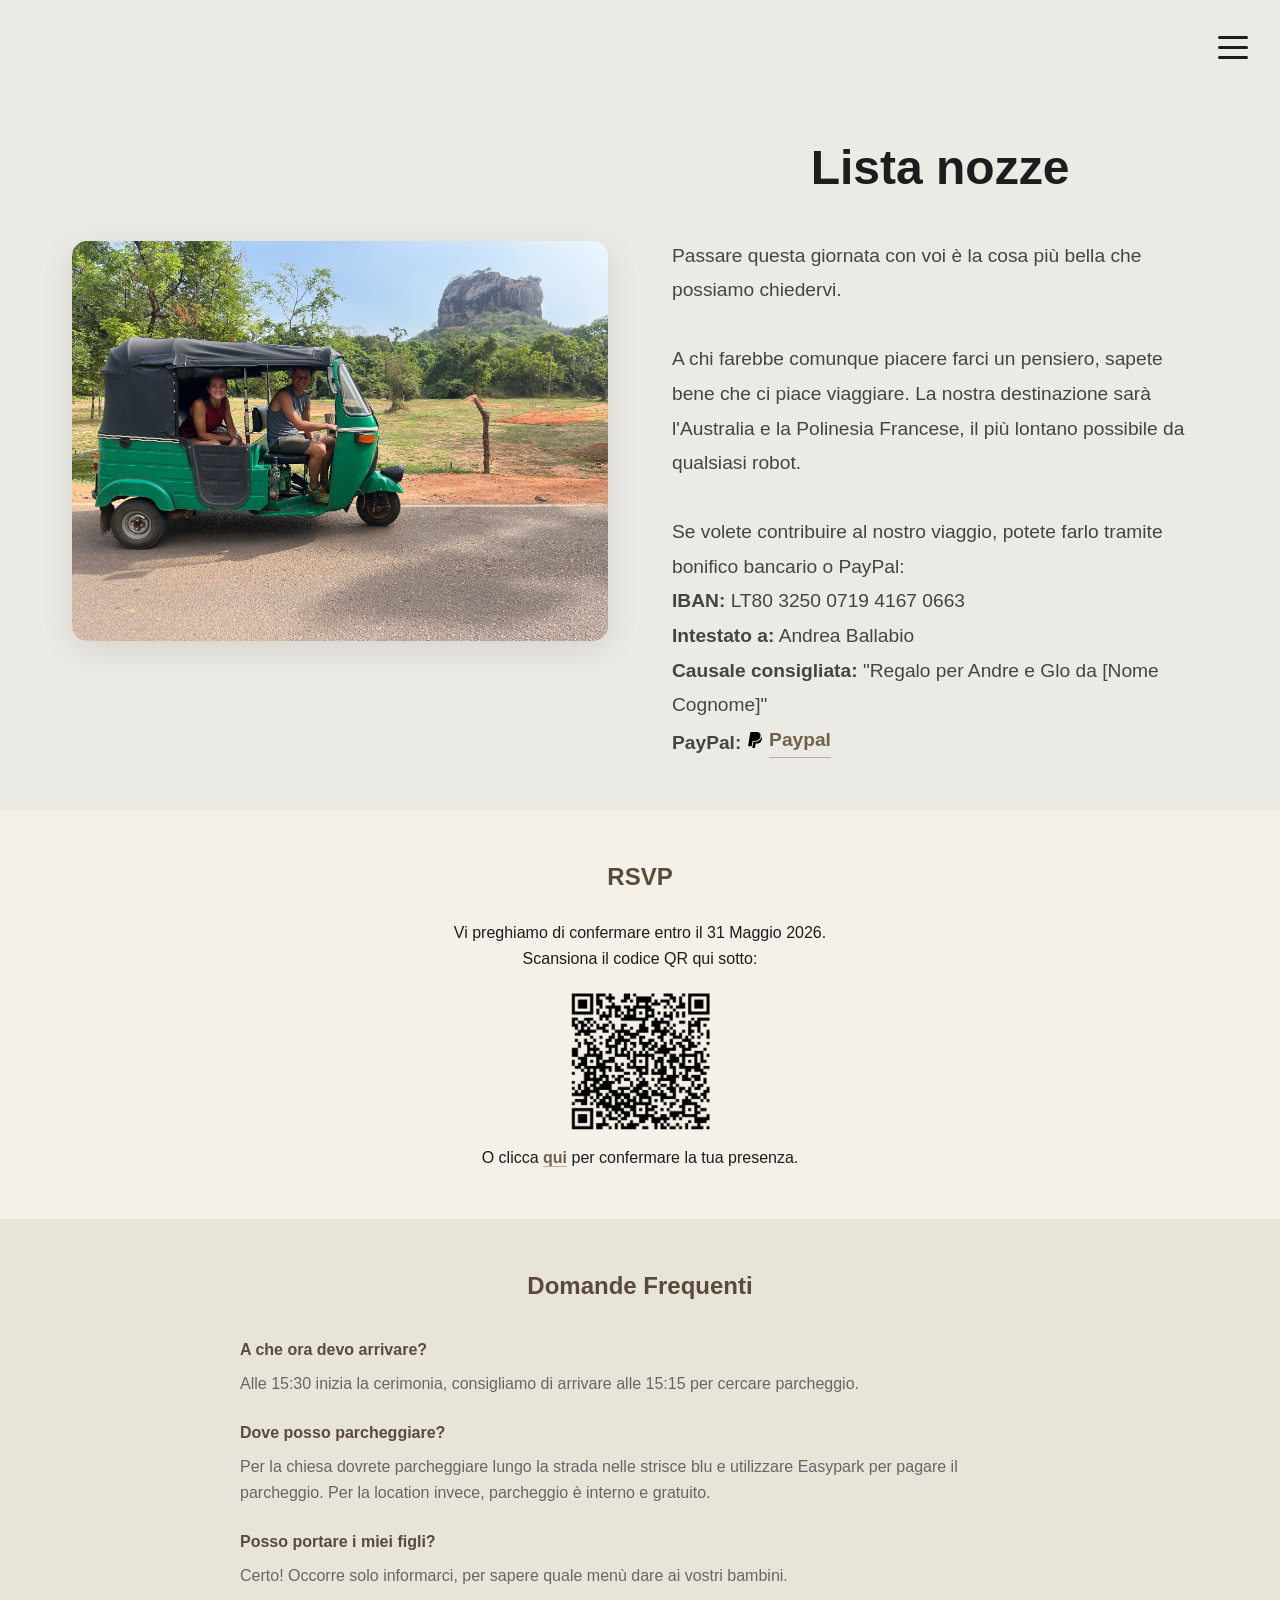
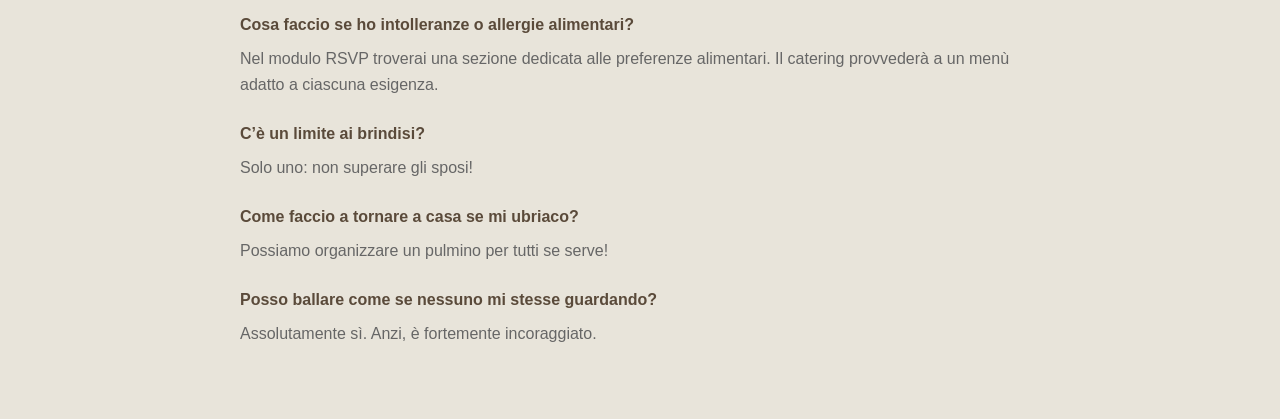
<file: lista-nozze.html>
<!DOCTYPE html>
<html lang="it">

<head>
    <meta charset="UTF-8" />
    <meta name="viewport" content="width=device-width, initial-scale=1.0" />
    <title>Lista Nozze - Glo e Andre si sposano</title>
    <link rel="stylesheet" href="css/style.css" />
    <style>
        .page-content {
            padding-bottom: 0;
        }

        .content-text h1,
        .content-text .details p {
            font-family: 'Yu Gothic Light', sans-serif;
        }

        .content-text h1 {
            text-align: center;
        }

        .new-section {
            background-color: #f5f0e8;
            padding: 3rem 2rem;
            width: 100%;
            display: block;
            clear: both;
        }

        .new-section h2 {
            font-family: 'Yu Gothic Light', sans-serif;
            text-align: center;
            margin-bottom: 1.5rem;
            color: #5a4a3a;
        }

        .new-section p {
            font-family: 'Yu Gothic Light', sans-serif;
            text-align: center;
            max-width: 600px;
            margin: 0 auto;
            line-height: 1.6;
        }

        .faq-section {
            background-color: #e8e4da;
            padding: 3rem 2rem;
            width: 100%;
        }

        .faq-section h2 {
            font-family: 'Yu Gothic Light', sans-serif;
            text-align: center;
            margin-bottom: 2rem;
            color: #5a4a3a;
        }

        .faq-container {
            max-width: 800px;
            margin: 0 auto;
        }

        .faq-item {
            margin-bottom: 1.5rem;
            font-family: 'Yu Gothic Light', sans-serif;
        }

        .faq-question {
            font-weight: bold;
            margin-bottom: 0.5rem;
            color: #5a4a3a;
        }

        .faq-answer {
            line-height: 1.6;
            color: #666;
        }

        .styled-inline-link,
        .styled-inline-link:visited,
        .styled-inline-link:active {
            color: #6f614c;
            font-weight: 700;
            text-decoration: none;
            border-bottom: 1px solid rgba(111, 97, 76, 0.45);
        }

        .styled-inline-link:hover,
        .styled-inline-link:focus-visible {
            color: #3f3427;
            border-bottom-color: currentColor;
        }

        .paypal-link-wrap {
            display: inline-flex;
            align-items: center;
            gap: 0.4rem;
        }

        .paypal-icon {
            width: 16px;
            height: 16px;
            object-fit: contain;
        }
    </style>
</head>

<body class="secondary-page">

    <!-- Hamburger Menu -->
    <div class="hamburger-menu" id="hamburger">
        <span></span>
        <span></span>
        <span></span>
    </div>

    <!-- Menu Navigazione -->
    <nav class="page-nav" id="pageNav">
        <a href="index.html" class="nav-link">Home</a>
        <a href="programma.html" class="nav-link">Programma</a>
        <a href="lista-nozze.html" class="nav-link">Lista nozze - FAQ</a>
    </nav>

    <main class="page-content">
        <div class="content-row">
            <div class="content-image">
                <img src="assets/IMG_7509.JPG" alt="Lista Nozze" />
            </div>
            <div class="content-text">
                <h1>Lista nozze</h1>
                <div class="details">
                    <p>Passare questa giornata con voi è la cosa più bella che possiamo chiedervi.<br><br>
                        A chi farebbe comunque piacere farci un pensiero, sapete bene che ci piace viaggiare.
                        La nostra destinazione sarà l'Australia e la Polinesia Francese, il più lontano possibile da
                        qualsiasi robot.
                        <br><br>Se volete contribuire al nostro viaggio, potete farlo tramite bonifico bancario o
                        PayPal:<br>
                    </p>
                    <p>
                        <strong>IBAN:</strong> LT80 3250 0719 4167 0663
                    </p>
                    <p>
                        <strong>Intestato a:</strong> Andrea Ballabio
                    </p>
                    <p>
                        <strong>Causale consigliata:</strong> "Regalo per Andre e Glo da [Nome Cognome]"
                    </p>
                    <p>
                        <strong>PayPal:</strong> <span class="paypal-link-wrap"><img src="assets/paypal.png" alt="PayPal" class="paypal-icon"><a href="https://www.paypal.me/gloriafarinella?locale.x=it_IT" target="_blank" rel="noopener noreferrer" class="styled-inline-link">Paypal</a></span>
                    </p>
                </div>
            </div>
        </div>
    </main>

    <!-- Sezione Aggiuntiva -->
    <section class="new-section">
        <h2>RSVP</h2>
        <p>
            Vi preghiamo di confermare entro il 31 Maggio 2026.
        </p>
        <p>
            Scansiona il codice QR qui sotto:
        </p>
        <div style="text-align: center; margin-top: 1rem;">
            <img src="assets/qr.png" alt="QR Code RSVP" style="width: 150px; height: 150px;">
        </div>
        <p>
            O clicca <a class="styled-inline-link"
                href="https://forms.cloud.microsoft/Pages/ResponsePage.aspx?id=DQSIkWdsW0yxEjajBLZtrQAAAAAAAAAAAAZ__qW3WSpUMUROTkVKR0hIWUU1V0JBM0g5V1c2VVYzMy4u">qui</a>
            per confermare la tua presenza.
        </p>
    </section>

    <!-- Sezione Domande e Risposte -->
    <section class="faq-section">
        <h2>Domande Frequenti</h2>
        <div class="faq-container">
            <div class="faq-item">
                <p class="faq-question">A che ora devo arrivare?</p>
                <p class="faq-answer">Alle 15:30 inizia la cerimonia, consigliamo di arrivare alle 15:15 per cercare
                    parcheggio.</p>
            </div>
            <div class="faq-item">
                <p class="faq-question">Dove posso parcheggiare?</p>
                <p class="faq-answer">Per la chiesa dovrete parcheggiare lungo la strada nelle strisce blu e utilizzare
                    Easypark per pagare il parcheggio.
                    Per la location invece, parcheggio è interno e gratuito.</p>
            </div>
            <div class="faq-item">
                <p class="faq-question">Posso portare i miei figli?</p>
                <p class="faq-answer">Certo! Occorre solo informarci, per sapere quale menù dare ai vostri bambini.</p>
            </div>
            <div class="faq-item">
                <p class="faq-question">Cosa faccio se ho intolleranze o allergie alimentari?</p>
                <p class="faq-answer">Nel modulo RSVP troverai una sezione dedicata alle preferenze alimentari.
                    Il catering provvederà a un menù adatto a ciascuna esigenza.</p>
            </div>
            <div class="faq-item">
                <p class="faq-question">C’è un limite ai brindisi?</p>
                <p class="faq-answer">Solo uno: non superare gli sposi!</p>
            </div>

            <div class="faq-item">
                <p class="faq-question">Come faccio a tornare a casa se mi ubriaco?</p>
                <p class="faq-answer">Possiamo organizzare un pulmino per tutti se serve! </p>
            </div>

            <div class="faq-item">
                <p class="faq-question">Posso ballare come se nessuno mi stesse guardando?</p>
                <p class="faq-answer">Assolutamente sì.
                    Anzi, è fortemente incoraggiato.</p>
            </div>
            <div class="faq-item">
                <p class="faq-question"></p>
                <p class="faq-answer"></p>
            </div>
            <div class="faq-item">
                <p class="faq-question"></p>
                <p class="faq-answer"></p>
            </div>
            <div class="faq-item">
                <p class="faq-question"></p>
                <p class="faq-answer"></p>
            </div>
            <div class="faq-item">
                <p class="faq-question"></p>
                <p class="faq-answer"></p>
            </div>
            <div class="faq-item">
                <p class="faq-question"></p>
                <p class="faq-answer"></p>
            </div>
            <div class="faq-item">
                <p class="faq-question"></p>
                <p class="faq-answer"></p>
            </div>

        </div>
    </section>

    <script src="js/main.js"></script>

    <!-- Overlay per transizioni pagina -->
    <div class="page-transition-overlay" id="pageTransitionOverlay"></div>
</body>

</html>
</file>
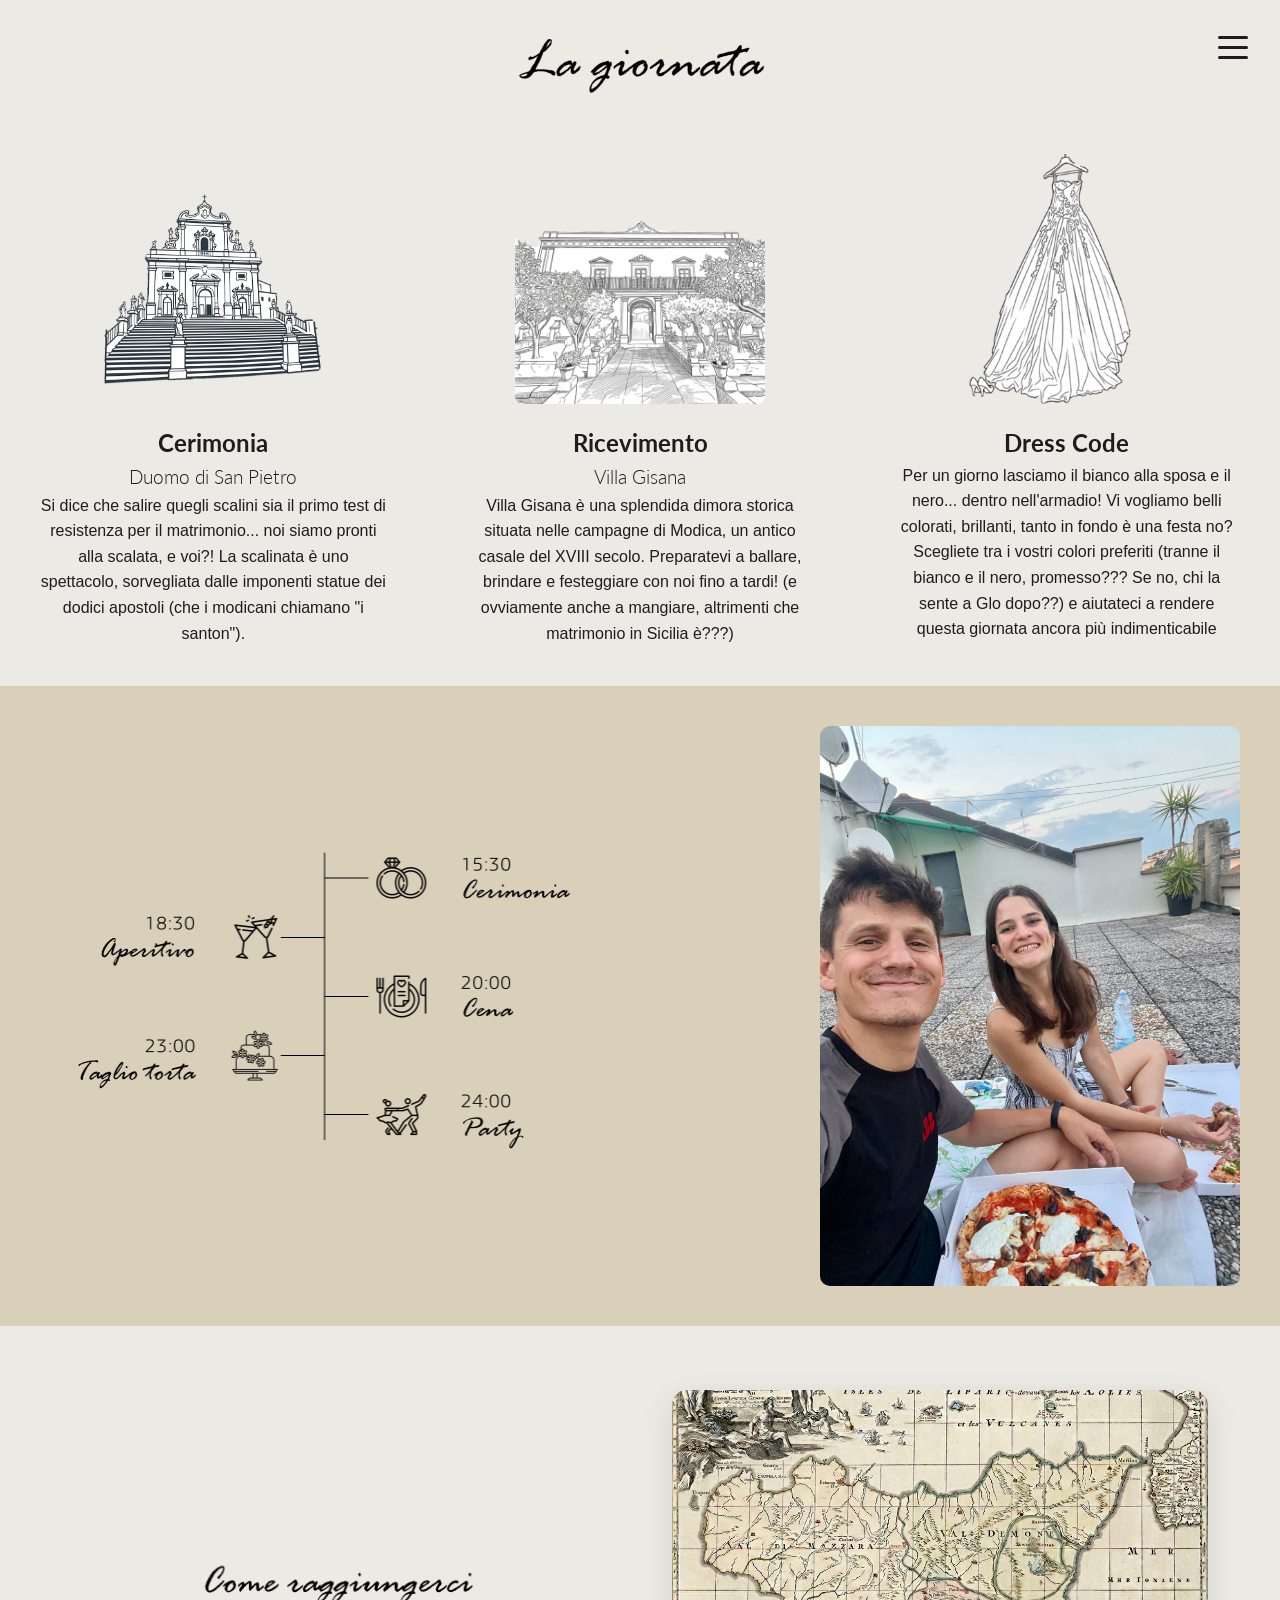
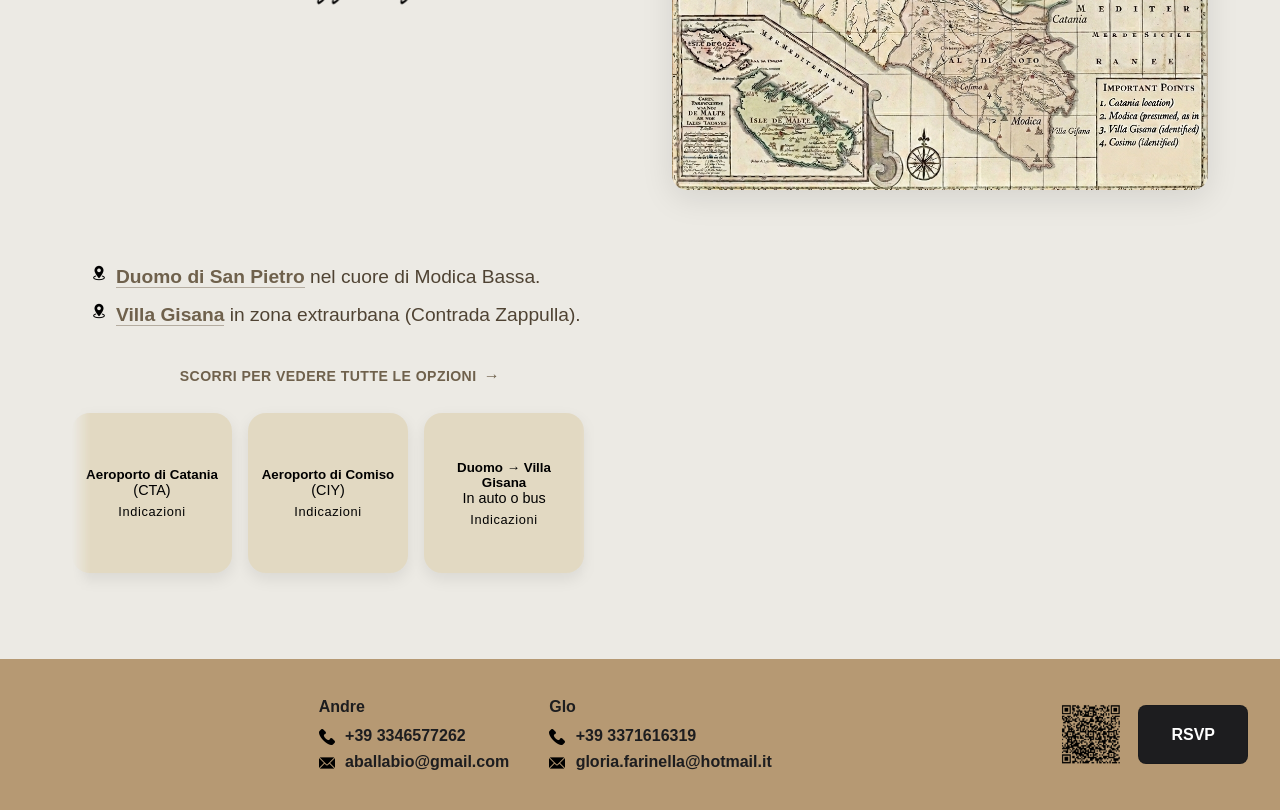
<file: programma.html>
<!DOCTYPE html>
<html lang="it">

<head>
  <meta charset="UTF-8" />
  <meta name="viewport" content="width=device-width, initial-scale=1.0" />
  <title>Programma - Glo e Andre si sposano</title>
  <link rel="preconnect" href="https://fonts.googleapis.com" />
  <link rel="preconnect" href="https://fonts.gstatic.com" crossorigin />
  <link href="https://fonts.googleapis.com/css2?family=Lato:wght@300;400;700&display=swap" rel="stylesheet" />
  <link rel="stylesheet" href="css/style.css" />
  <style>
    /* Stili per i bottoni travel */
    .travel-options {
      max-width: 900px;
      margin: 2rem auto 0;
      width: 100%;
      min-width: 0;
      overflow: hidden;
      position: relative;
    }

    .travel-scroll-hint {
      display: flex;
      align-items: center;
      justify-content: center;
      gap: 0.45rem;
      margin: 0 0 0.75rem;
      font-size: 0.88rem;
      font-weight: 700;
      letter-spacing: 0.03em;
      color: #6f614c;
      text-transform: uppercase;
    }

    .travel-scroll-hint::after {
      content: '→';
      font-size: 1rem;
    }

    .travel-carousel {
      width: 100%;
      max-width: 100%;
      min-width: 0;
      overflow-x: auto;
      overflow-y: hidden;
      -webkit-overflow-scrolling: touch;
      scroll-snap-type: x mandatory;
      padding: 0 12px 12px 0;
      cursor: grab;
      scrollbar-width: thin;
      scrollbar-color: #b69973 rgba(182, 153, 115, 0.18);
      mask-image: linear-gradient(to right, transparent 0, black 18px, black calc(100% - 28px), transparent 100%);
    }

    .travel-carousel::-webkit-scrollbar {
      height: 8px;
    }

    .travel-carousel::-webkit-scrollbar-track {
      background: rgba(182, 153, 115, 0.18);
      border-radius: 999px;
    }

    .travel-carousel::-webkit-scrollbar-thumb {
      background: #b69973;
      border-radius: 999px;
    }

    .travel-carousel:active {
      cursor: grabbing;
    }

    .travel-cards {
      display: flex;
      flex-wrap: nowrap;
      width: max-content;
      gap: 16px;
      padding: 10px 0;
      min-width: 0;
    }

    .content-text,
    .details {
      min-width: 0;
      max-width: 100%;
    }

    .travel-btn {
      width: 160px;
      height: 160px;
      flex-shrink: 0;
      background: #e2d9c2;
      border: 1px solid #ffffff00;
      border-radius: 18px;
      box-shadow: 0 6px 16px rgba(0, 0, 0, 0.08);
      display: flex;
      flex-direction: column;
      justify-content: center;
      align-items: center;
      text-align: center;
      cursor: pointer;
      padding: 10px;
      scroll-snap-align: start;
      transition: transform 0.2s ease;
    }

    .travel-btn:hover {
      transform: translateY(-3px);
    }

    .travel-card-title {
      font-weight: 700;
    }

    .travel-card-subtitle {
      font-size: 0.9rem;
    }

    .travel-card-cta {
      font-size: 0.8rem;
      margin-top: 6px;
      letter-spacing: 0.05em;
    }

    .travel-location-list {
      margin: 0 0 1rem 1.2rem;
      padding: 0;
    }

    .travel-location-list li {
      display: flex;
      align-items: flex-start;
      gap: 0.55rem;
      margin-bottom: 0.45rem;
      list-style: none;
    }

    .travel-location-icon {
      width: 16px;
      height: 16px;
      object-fit: contain;
      margin-top: 0.2rem;
      flex-shrink: 0;
    }

    .travel-location-text {
      color: #4f4333;
      line-height: 1.6;
    }

    .travel-location-link,
    .travel-location-link:visited,
    .travel-location-link:active {
      color: #6f614c;
      font-weight: 700;
      text-decoration: none;
      border-bottom: 1px solid rgba(111, 97, 76, 0.45);
    }

    .travel-location-link:hover,
    .travel-location-link:focus-visible {
      color: #3f3427;
      border-bottom-color: currentColor;
    }

    .travel-title-wrap {
      display: flex;
      justify-content: center;
      margin-bottom: 0.35rem;
    }

    .travel-title-image {
      width: min(320px, 90%);
      height: auto;
      display: block;
    }

    .content-text,
    .details,
    .travel-btn,
    .popup-content,
    .transport-option,
    .transport-option p,
    .transport-option h4 {
      font-family: 'Yu Gothic Light', sans-serif;
    }

    /* Stili per i popup */
    .travel-popup {
      display: none;
      position: fixed;
      top: 0;
      left: 0;
      width: 100%;
      height: 100%;
      background: rgba(0, 0, 0, 0.8);
      z-index: 1000;
      align-items: center;
      justify-content: center;
      padding: 20px;
    }

    .travel-popup.show {
      display: flex;
      animation: fadeIn 0.3s ease;
    }

    .popup-content {
      background: #fff;
      border-radius: 12px;
      padding: 2rem;
      max-width: 600px;
      width: 100%;
      max-height: 90vh;
      overflow-y: auto;
      position: relative;
      box-shadow: 0 10px 30px rgba(0, 0, 0, 0.3);
      animation: slideIn 0.3s ease;
    }

    .close-btn {
      position: absolute;
      top: 15px;
      right: 20px;
      background: none;
      border: none;
      font-size: 2rem;
      cursor: pointer;
      color: #666;
      transition: color 0.2s ease;
    }

    .close-btn:hover {
      color: #000;
    }

    .popup-content h3 {
      margin-bottom: 1.5rem;
      color: #333;
      border-bottom: 2px solid #000;
      padding-bottom: 0.5rem;
    }

    .transport-option {
      margin: 1.5rem 0;
      padding: 1rem;
      background: #f9f9f9;
      border-radius: 8px;
    }

    .transport-option h4 {
      margin-bottom: 0.8rem;
      color: #333;
    }

    .transport-option p {
      line-height: 1.6;
      color: #666;
    }

    .secret-popup-content {
      max-width: 520px;
      padding: 0.9rem;
      background: #fffaf2;
    }

    .secret-popup-image {
      width: 100%;
      height: auto;
      display: block;
      border-radius: 8px;
    }

    @keyframes fadeIn {
      from {
        opacity: 0;
      }

      to {
        opacity: 1;
      }
    }

    @keyframes slideIn {
      from {
        opacity: 0;
        transform: translateY(-20px);
      }

      to {
        opacity: 1;
        transform: translateY(0);
      }
    }

    @media (max-width: 1024px) {
      .content-row {
        grid-template-columns: 1fr !important;
        gap: 2rem !important;
      }

      .content-text,
      .details,
      .travel-options {
        width: 100%;
        max-width: 100%;
      }
    }

    @media (max-width: 768px) {
      .travel-title-image {
        width: min(260px, 85vw);
      }

      .travel-scroll-hint {
        font-size: 0.8rem;
      }

      .popup-content {
        padding: 1.5rem;
        margin: 10px;
      }
    }
  </style>
</head>

<body class="secondary-page">

  <!-- Hamburger Menu -->
  <div class="hamburger-menu" id="hamburger">
    <span></span>
    <span></span>
    <span></span>
  </div>

  <!-- Menu Navigazione -->
  <nav class="page-nav" id="pageNav">
    <a href="index.html" class="nav-link">Home</a>
    <a href="programma.html" class="nav-link">Programma</a>
    <a href="lista-nozze.html" class="nav-link">Lista nozze - FAQ</a>
  </nav>


  <main class="program-main">

    <div class="program-title-wrap">
      <img src="assets/title.png" alt="La giornata" class="program-title-image" />
    </div>

    <section class="page-content program-page-content">

      <!-- Sezione Cerimonia -->
      <section class="program-section" style="margin: 40px;">
        <div class="program-item" style="text-align: center;">
          <div class="program-image" style="display: flex; justify-content: center; margin-bottom: 20px;">
            <img src="assets/sanpietro.png" alt="Cerimonia" class="section-icon"
              style="width: 250px; height: 250px; object-fit: cover; border-radius: 8px;">
          </div>
          <div class="program-content" style="max-width: 400px; margin: 0 auto;">
            <h2 style="font-family: 'Lato', sans-serif; font-weight: 700;">Cerimonia</h2>
            <h3 style="font-family: 'Lato', sans-serif; font-weight: 300;">Duomo di San Pietro</h3>
            <p style="font-family: 'Yu Gothic Light', sans-serif;">Si dice che salire quegli scalini sia il primo test
              di resistenza per il matrimonio... noi siamo pronti
              alla scalata, e voi?! La scalinata è uno spettacolo, sorvegliata dalle imponenti statue dei dodici
              apostoli (che i modicani chiamano "i santon").</p>
          </div>
        </div>
      </section>

      <!-- Sezione Post Cerimonia -->
      <section class="program-section" style="margin: 40px;">
        <div class="program-item" style="text-align: center;">
          <div class="program-image" style="display: flex; justify-content: center; margin-bottom: 20px;">
            <img src="assets/gisana.png" alt="Post Cerimonia" class="section-icon"
              style="width: 250px; height: 250px; object-fit: cover; border-radius: 8px;">
          </div>
          <div class="program-content" style="max-width: 400px; margin: 0 auto;">
            <h2 style="font-family: 'Lato', sans-serif; font-weight: 700;">Ricevimento</h2>
            <h3 style="font-family: 'Lato', sans-serif; font-weight: 300;">Villa Gisana</h3>
            <p style="font-family: 'Yu Gothic Light', sans-serif;">Villa Gisana è una splendida dimora storica situata
              nelle campagne di Modica, un antico casale del XVIII
              secolo. Preparatevi a ballare, brindare e festeggiare con noi fino a tardi! (e ovviamente anche a
              mangiare, altrimenti che matrimonio in Sicilia è???)</p>
          </div>
        </div>
      </section>


      <section class="program-section" style="margin: 40px;">
        <div class="program-item" style="text-align: center;">
          <div class="program-image" style="display: flex; justify-content: center; margin-bottom: 20px;">
            <img src="assets/dress.png" alt="Post Cerimonia" class="section-icon"
              id="dressCodeImage"
              style="width: 250px; height: 250px; object-fit: cover; border-radius: 8px;">
          </div>
          <div class="program-content" style="max-width: 400px; margin: 0 auto;">
            <h2 style="font-family: 'Lato', sans-serif; font-weight: 700;">Dress Code</h2>
            <p style="font-family: 'Yu Gothic Light', sans-serif;">Per un giorno lasciamo il bianco alla sposa e il
              nero... dentro nell'armadio! Vi vogliamo belli colorati, brillanti, tanto in fondo è una festa no?
              Scegliete tra i vostri colori preferiti (tranne il bianco e il nero, promesso??? Se no, chi la sente a Glo
              dopo??) e aiutateci a rendere questa giornata ancora più indimenticabile</p>
          </div>
        </div>
      </section>


    </section>

  </main>

  <!-- Sezione Gallery -->
  <section class="gallery-section" style="background-color: #dacfb9; padding: 40px 20px;">
    <div
      style="display: flex; justify-content: space-between; align-items: center; gap: 30px; max-width: 1200px; margin: 0 auto;">
      <img src="assets/timeline.png" alt="Timeline matrimonio"
        style="max-width: 48%; height: auto; border-radius: 10px;">
      <img src="assets/IMG_6473.jpg" alt="Foto matrimonio" style="max-width: 35%; height: auto; border-radius: 10px;">
    </div>
  </section>

  <!-- Sezione Come Arrivare -->
  <section style="background-color: #ECEAE4; padding: 2rem 0;">
    <div class="content-row">
      <div class="travel-title-wrap">
          <img src="assets/title_2.png" alt="Come raggiungerci" class="travel-title-image" />
        </div>
      <div class="content-image">
        <img src="assets/etna_voli_sicilia_catania.PNG" alt="Come arrivare" />
      </div>
      <div class="content-text">
        
        <div class="details">
          <ul class="travel-location-list">
            <li>
              <img src="assets/location.png" alt="" class="travel-location-icon">
              <span class="travel-location-text"><a href="https://maps.app.goo.gl/futfLjwH7rdB85Rr5" target="_blank" rel="noopener noreferrer" class="travel-location-link">Duomo di San Pietro</a>
              nel cuore di Modica Bassa.</span>
            </li>
            <li>
              <img src="assets/location.png" alt="" class="travel-location-icon">
              <span class="travel-location-text"><a href="https://maps.app.goo.gl/TBgtFQcqQ9b9nLo78" target="_blank" rel="noopener noreferrer" class="travel-location-link">Villa Gisana</a>
              in zona extraurbana (Contrada Zappulla).</span>
            </li>
          </ul>

          <div class="travel-options">
            <p class="travel-scroll-hint">Scorri per vedere tutte le opzioni</p>
            <div class="travel-carousel">
              <div class="travel-cards">
                <button class="travel-btn" data-popup="catania" type="button">
                  <span class="travel-card-title">Aeroporto di Catania</span>
                  <span class="travel-card-subtitle">(CTA)</span>
                  <span class="travel-card-cta">Indicazioni</span>
                </button>

                <button class="travel-btn" data-popup="comiso" type="button">
                  <span class="travel-card-title">Aeroporto di Comiso</span>
                  <span class="travel-card-subtitle">(CIY)</span>
                  <span class="travel-card-cta">Indicazioni</span>
                </button>

                <button class="travel-btn" data-popup="villa" type="button">
                  <span class="travel-card-title">Duomo → Villa Gisana</span>
                  <span class="travel-card-subtitle">In auto o bus</span>
                  <span class="travel-card-cta">Indicazioni</span>
                </button>
              </div>
            </div>
          </div>
        </div>
      </div>
    </div>
  </section>



  <!-- Popup per Catania -->
  <div class="travel-popup" id="popup-catania">
    <div class="popup-content">
      <button class="close-btn">&times;</button>
      <h3>Dall'Aeroporto di Catania (CTA)</h3>
      <div class="transport-option">
        <h4>🚌 In Autobus:</h4>
        <p>La compagnia <strong>Etna Trasporti</strong> effettua collegamenti diretti. La durata è di circa <strong>1h
            45m / 2h</strong>. Scendi alla fermata di Modica (solitamente al terminal di Via della Costituzione). Da lì,
          il Duomo è raggiungibile con una breve passeggiata o con un bus urbano verso il centro.</p>
      </div>
      <div class="transport-option">
        <h4>🚗 In Auto (Consigliato):</h4>
        <p>Prendi l'autostrada <strong>A18 (Catania-Siracusa-Gela)</strong> in direzione Siracusa/Gela. (Non
          preoccupatevi, le autostrade in Sicilia non si pagano!). Segui <strong>E45 fino a Modica</strong>. Una volta
          arrivato, il Duomo si trova sul <strong>Corso Umberto I</strong>.</p>
      </div>
    </div>
  </div>

  <!-- Popup per Comiso -->
  <div class="travel-popup" id="popup-comiso">
    <div class="popup-content">
      <button class="close-btn">&times;</button>
      <h3>Dall'Aeroporto di Comiso (CIY)</h3>
      <div class="transport-option">
        <h4>🚌 In Autobus:</h4>
        <p>Esistono navette e bus (compagnia <strong>AST</strong> o servizi navetta stagionali) che collegano
          l'aeroporto a Modica in circa <strong>45-60 minuti</strong>.</p>
      </div>
      <div class="transport-option">
        <h4>🚗 In Auto:</h4>
        <p>È il tragitto più veloce (circa <strong>35-40 minuti</strong>). Esci dall'aeroporto seguendo le indicazioni
          per la <strong>SP5</strong> e poi la <strong>SS115</strong> in direzione Modica.</p>
      </div>
    </div>
  </div>

  <!-- Popup per Villa -->
  <div class="travel-popup" id="popup-villa">
    <div class="popup-content">
      <button class="close-btn">&times;</button>
      <h3>Dal Duomo di San Pietro a Villa Gisana</h3>
      <p><strong>Villa Gisana dei Principi Grimaldi</strong> si trova in Contrada Zappulla, a circa <strong>7-8
          km</strong> dal centro storico di Modica.</p>
      <div class="transport-option">
        <h4>🚗 In Auto (Circa 15 minuti):</h4>
        <p>Dal Duomo di San Pietro, procedi lungo <strong>Corso Umberto I</strong> in direzione sud (uscendo da Modica
          Bassa verso il Polo Commerciale). Prosegui dritto immettendoti sulla <strong>SS115</strong>. Una volta
          superata la zona commerciale di Modica, segui le indicazioni per <strong>Contrada Zappulla</strong> o per la
          strada che porta verso Pozzallo/Marina di Modica.</p>
      </div>
      <div class="transport-option">
        <h4>🚌 In Bus:</h4>
        <p>Se scegli questa opzione, <strong>facci sapere</strong> così organizziamo un solo pullman per tutti! 🙂</p>
      </div>
    </div>
  </div>

  <!-- Popup segreto Dress Code -->
  <div class="travel-popup" id="popup-pepao">
    <div class="popup-content secret-popup-content">
      <button class="close-btn" aria-label="Chiudi popup">&times;</button>
      <img src="assets/pepano.jpeg" alt="Pepao" class="secret-popup-image">
    </div>
  </div>

  <!-- Popup segreto carousel -->
  <div class="travel-popup" id="popup-bedo">
    <div class="popup-content secret-popup-content">
      <button class="close-btn" aria-label="Chiudi popup">&times;</button>
      <img src="assets/bedo.jpeg" alt="Bedo" class="secret-popup-image">
    </div>
  </div>


  <nav class="page-navigation">
    <div class="contact-info">
      <div class="contact-card">
        <p><strong>Andre</strong></p>
                <p>
          <img src="assets/phone.png" alt="Telefono" style="width: 1em; vertical-align: middle; margin-right: 6px;">
          +39 3346577262
        </p>
        <p>
          <img src="assets/email.png" alt="Email" style="width: 1em; vertical-align: middle; margin-right: 6px;">
          aballabio@gmail.com
        </p>
      </div>
      <div class="contact-card">
        <p><strong>Glo</strong></p>
        <p>
          <img src="assets/phone.png" alt="Telefono" style="width: 1em; vertical-align: middle; margin-right: 6px;">
          +39 3371616319
        </p>
        <p>
          <img src="assets/email.png" alt="Email" style="width: 1em; vertical-align: middle; margin-right: 6px;">
          gloria.farinella@hotmail.it
        </p>
      </div>
    </div>
    <div class="rsvp-actions">
      <img src="assets/qr.png" alt="QR RSVP" class="rsvp-qr" />
      <a href="https://forms.cloud.microsoft/Pages/ResponsePage.aspx?id=DQSIkWdsW0yxEjajBLZtrQAAAAAAAAAAAAZ__qW3WSpUMUROTkVKR0hIWUU1V0JBM0g5V1c2VVYzMy4u" class="nav-link rsvp-btn">RSVP</a>
    </div>
  </nav>

  <script src="js/main.js"></script>
  <script>
    const travelButtons = document.querySelectorAll('.travel-btn');
    const travelPopups = document.querySelectorAll('.travel-popup');
    const closeButtons = document.querySelectorAll('.close-btn');
    const travelCarousel = document.querySelector('.travel-carousel');
    const dressCodeImage = document.getElementById('dressCodeImage');
    const pepaoPopup = document.getElementById('popup-pepao');
    const bedoPopup = document.getElementById('popup-bedo');

    let dressClickCount = 0;
    let dressClickTimer;
    let carouselLastScrollLeft = travelCarousel ? travelCarousel.scrollLeft : 0;
    let carouselLastDirection = null;
    let carouselPatternIndex = 0;
    let carouselPatternCycles = 0;
    let carouselPatternResetTimer;
    const carouselPattern = ['R', 'L', 'R', 'L'];

    travelButtons.forEach(btn => {
      btn.addEventListener('click', () => {
        const popupId = 'popup-' + btn.dataset.popup;
        const popup = document.getElementById(popupId);
        if (popup) {
          popup.classList.add('show');
        }
      });
    });

    closeButtons.forEach(btn => {
      btn.addEventListener('click', () => {
        const popup = btn.closest('.travel-popup');
        if (popup) {
          popup.classList.remove('show');
        }
      });
    });

    travelPopups.forEach(popup => {
      popup.addEventListener('click', (e) => {
        if (e.target === popup) {
          popup.classList.remove('show');
        }
      });
    });

    if (dressCodeImage && pepaoPopup) {
      dressCodeImage.addEventListener('click', () => {
        dressClickCount += 1;
        clearTimeout(dressClickTimer);

        if (dressClickCount === 3) {
          pepaoPopup.classList.add('show');
          dressClickCount = 0;
          return;
        }

        dressClickTimer = setTimeout(() => {
          dressClickCount = 0;
        }, 1100);
      });
    }

    if (travelCarousel && bedoPopup) {
      travelCarousel.addEventListener('scroll', () => {
        const currentScrollLeft = travelCarousel.scrollLeft;
        const delta = currentScrollLeft - carouselLastScrollLeft;
        carouselLastScrollLeft = currentScrollLeft;

        if (Math.abs(delta) < 12) {
          return;
        }

        const currentDirection = delta > 0 ? 'R' : 'L';
        if (currentDirection === carouselLastDirection) {
          return;
        }

        carouselLastDirection = currentDirection;
        clearTimeout(carouselPatternResetTimer);

        const expectedDirection = carouselPattern[carouselPatternIndex];
        if (currentDirection === expectedDirection) {
          carouselPatternIndex += 1;

          if (carouselPatternIndex === carouselPattern.length) {
            carouselPatternCycles += 1;
            carouselPatternIndex = 0;

            if (carouselPatternCycles === 2) {
              bedoPopup.classList.add('show');
              carouselPatternCycles = 0;
              carouselPatternIndex = 0;
              carouselLastDirection = null;
              return;
            }
          }
        } else {
          carouselPatternCycles = 0;
          carouselPatternIndex = currentDirection === carouselPattern[0] ? 1 : 0;
        }

        carouselPatternResetTimer = setTimeout(() => {
          carouselPatternCycles = 0;
          carouselPatternIndex = 0;
          carouselLastDirection = null;
        }, 1700);
      });
    }
  </script>

  <!-- Overlay per transizioni pagina -->

  <!-- Overlay per transizioni pagina -->
  <div class="page-transition-overlay" id="pageTransitionOverlay"></div>
</body>

</html>
</file>
<file: css/style.css>
/* Reset minimo */
* {
  box-sizing: border-box;
  margin: 0;
  padding: 0;
}

body {
  font-family: -apple-system, BlinkMacSystemFont, "Segoe UI", sans-serif;
  color: #1d1d1f;
  background: #000000;
  line-height: 1.6;
  overflow-x: hidden;
  transition: opacity 0.4s ease-in-out;
}

/* Effetti transizione pagina */
.page-transition-overlay {
  position: fixed;
  top: 0;
  left: 0;
  width: 100%;
  height: 100%;
  background: #ffffff;
  z-index: 9999;
  opacity: 0;
  pointer-events: none;
  transition: opacity 0.3s ease-in-out;
  display: flex;
  align-items: center;
  justify-content: center;
}

.page-transition-overlay.active {
  opacity: 1;
  pointer-events: all;
}

.page-transition-overlay.active {
  opacity: 1;
  pointer-events: all;
}

.page-transition-overlay::before {
  content: '';
  width: 40px;
  height: 40px;
  border: 3px solid #333333;
  border-radius: 50%;
  border-top-color: transparent;
  animation: spin 1s linear infinite;
}

@keyframes spin {
  0% { transform: rotate(0deg); }
  100% { transform: rotate(360deg); }
}

body.page-transitioning {
  overflow: hidden;
}

.fade-out {
  opacity: 0 !important;
}

.fade-in {
  opacity: 1 !important;
}

/* Blocco scroll durante il video */
body.scroll-locked {
  overflow: hidden;
  height: 100vh;
}

/* === PAGINA PRINCIPALE - INDEX === */

/* Sezione Video */
.video-section {
  height: 100vh;
  display: flex;
  align-items: center;
  justify-content: center;
  background: #000000;
  padding: 0 2rem;
}

.video-container {
  width: 100%;
  max-width: 1200px;
  aspect-ratio: 16/9;
  border-radius: 10px;
  overflow: hidden;
  position: relative;
}

#introVideo {
  width: 100%;
  height: 100%;
  object-fit: cover;
}

/* Pulsante Play Overlay */
.play-button-overlay {
  position: absolute;
  top: 0;
  left: 0;
  width: 100%;
  height: 100%;
  display: flex;
  align-items: center;
  justify-content: center;
  background-color: rgba(0, 0, 0, 0.7);
  cursor: pointer;
  transition: all 0.3s ease;
  z-index: 10;
}

.play-button-overlay:hover {
  background-color: rgba(0, 0, 0, 0.8);
}

.play-button {
  display: flex;
  flex-direction: column;
  align-items: center;
  gap: 1rem;
  color: white;
  text-align: center;
}

.play-button svg {
  transition: transform 0.3s ease;
}

.play-button-overlay:hover .play-button svg {
  transform: scale(1.1);
}

.play-button p {
  font-size: 1.2rem;
  font-weight: 500;
  margin: 0;
}

/* Messaggio errore video */
.video-error-message {
  position: absolute;
  top: 0;
  left: 0;
  width: 100%;
  height: 100%;
  display: flex;
  align-items: center;
  justify-content: center;
  background-color: rgba(0, 0, 0, 0.8);
  color: white;
  z-index: 20;
}

.error-content {
  text-align: center;
}

.error-content p {
  font-size: 1.2rem;
  margin-bottom: 1rem;
}

.error-content button {
  background-color: #007AFF;
  color: white;
  border: none;
  padding: 0.8rem 1.5rem;
  border-radius: 8px;
  font-size: 1rem;
  cursor: pointer;
  transition: background-color 0.3s ease;
}

.error-content button:hover {
  background-color: #0056CC;
}

/* Sezione Dettagli */
.details-section {
  min-height: 100vh;
  background: #ECEAE4;
  display: flex;
  align-items: center;
  justify-content: center;
  padding: 4rem 2rem;
  transition: opacity 0.4s ease-in-out, transform 0.4s ease-in-out;
}

.details-container {
  max-width: 1400px;
  width: 100%;
  padding: 0 2rem;
}

.details-grid {
  display: grid;
  grid-template-columns: 1fr 400px 1fr;
  gap: 3rem;
  align-items: center;
  min-height: 400px;
}

.title-column {
  text-align: left;
}

.title-image {
  width: min(420px, 100%);
  height: auto;
  display: block;
  margin-bottom: 1rem;
}

.title-column h1 {
  font-size: 3.5rem;
  font-weight: 600;
  margin-bottom: 1rem;
  color: #1d1d1f;
  line-height: 1.2;
}

.title-column .wedding-date {
  font-size: 2rem;
  color: #666;
  margin: 0;
}

.photo-column {
  display: flex;
  justify-content: center;
  align-items: center;
}

.center-photo {
  width: 400px;
  height: 400px;
  object-fit: cover;
  border-radius: 15px;
  box-shadow: 0 8px 32px rgba(0, 0, 0, 0.2);
}

.text-column {
  text-align: left;
}

.text-column .wedding-details p {
  font-size: 0.95rem;
  line-height: 1.7;
  color: #444;
  margin: 0 0 1.5rem 0;
}

.text-column .wedding-details p:last-child {
  margin-bottom: 0;
}

/* Sezione Foto */
.photos-section {
  background: #000000;
  padding: 0;
}

.photos-container {
  display: flex;
  width: 100%;
  height: 60vh;
  min-height: 450px;
  max-height: 600px;
}

.photo-left,
.photo-right {
  width: 50%;
  height: 100%;
  object-fit: cover;
}

.photo-left {
  border-right: 1px solid #333;
}

/* Hamburger Menu */
.hamburger-menu {
  position: fixed;
  top: 2rem;
  right: 2rem;
  width: 30px;
  height: 30px;
  cursor: pointer;
  z-index: 300;
  display: flex; /* Sempre visibile */
  flex-direction: column;
  justify-content: space-around;
  transition: all 0.3s ease;
}

.hamburger-menu.visible {
  display: flex;
}

.hamburger-menu span {
  width: 100%;
  height: 3px;
  background: #1d1d1f;
  border-radius: 2px;
  transition: all 0.3s ease;
}

.hamburger-menu.active span:nth-child(1) {
  transform: rotate(45deg) translate(6px, 6px);
}

.hamburger-menu.active span:nth-child(2) {
  opacity: 0;
}

.hamburger-menu.active span:nth-child(3) {
  transform: rotate(-45deg) translate(8px, -8px);
}

/* Menu Navigazione */
.page-nav {
  position: fixed;
  top: 50%;
  right: -350px;
  transform: translateY(-50%);
  display: flex;
  flex-direction: column;
  gap: 0.5rem;
  z-index: 250;
  transition: right 0.4s ease;
  background: #9ea87d43;
  padding: 2rem;
  border-radius: 15px;
  backdrop-filter: blur(15px);
  box-shadow: 0 8px 32px rgba(0, 0, 0, 0.1);
  min-width: 200px;
}

.page-nav.show {
  right: 2rem;
}

.nav-link {
  padding: 0.8rem 1.5rem;
  background: #B69973;
  border: 1px solid rgba(0, 0, 0, 0.1);
  border-radius: 25px;
  text-decoration: none;
  color: #ffffff;
  transition: all 0.3s ease;
  font-weight: 500;
  text-align: center;
}

.nav-link:hover {
  background: rgba(29, 29, 31, 0.9);
  color: white;
  transform: scale(1.05);
}

/* === PAGINE SECONDARIE === */
.secondary-page {
  background: #ffffff;
  min-height: 100vh;
  transition: opacity 0.4s ease-in-out, transform 0.4s ease-in-out;
}

/* Navigazione superiore */
.top-nav {
  background: rgba(255, 255, 255, 0.95);
  backdrop-filter: blur(10px);
  padding: 1rem 2rem;
  position: fixed;
  top: 0;
  left: 0;
  right: 0;
  z-index: 100;
}

.nav-back {
  color: #1d1d1f;
  text-decoration: none;
  font-weight: 500;
  transition: color 0.3s ease;
}

.nav-back:hover {
  color: #666;
}

/* Contenuto principale */
.page-content {
  padding-top: 5rem;
    background: #ECEAE4;
  min-height: 90vh;
  display: flex;
  align-items: center;
  justify-content: center;
  transition: opacity 0.4s ease-in-out, transform 0.4s ease-in-out;
}

.content-row {
  display: grid;
  grid-template-columns: 1fr 1fr;
  gap: 4rem;
  max-width: 1200px;
  width: 100%;
  padding: 2rem;
  margin: 0 auto;
  align-items: center;
}

.content-image img {
  width: 100%;
  height: 400px;
  object-fit: cover;
  border-radius: 15px;
  box-shadow: 0 8px 32px rgba(0, 0, 0, 0.1);
}

.content-text h1 {
  font-size: 3rem;
  margin-bottom: 2rem;
  color: #1d1d1f;
}

.details {
  font-size: 1.2rem;
  line-height: 1.8;
  color: #444;
}

.program-main {
  background: #ECEAE4;
}

.program-title-wrap {
  width: 100%;
  display: flex;
  justify-content: center;
  padding-top: 1rem;
}

.program-title-image {
  width: min(360px, 80vw);
  height: auto;
  display: block;
}

/* Allineamento specifico per le card della pagina Programma */
.program-page-content {
  padding-top: 0.5rem;
  padding-bottom: 0;
  min-height: auto;
  align-items: flex-start;
}

.program-page-content .program-section {
  margin: 12px 40px 40px !important;
}

.program-page-content .program-section:last-child {
  margin-bottom: 8px !important;
}

.program-page-content .program-content h3:empty {
  display: none;
}

/* Stili per programma */
.time-entry {
  margin: 1rem 0;
  padding: 1.5rem;
  background: rgba(248, 249, 250, 0.8);
  border-radius: 10px;
  border-left: 4px solid #1d1d1f;
}

/* Form placeholder */
.form-placeholder {
  margin-top: 2rem;
  padding: 2rem;
  border: 2px dashed #ccc;
  text-align: center;
  color: #666;
  border-radius: 10px;
}

/* Navigazione tra pagine */
.page-navigation {
  background: #B69973;
  padding: 2rem;
  display: flex;
  justify-content: space-between;
  align-items: center;
}

.rsvp-actions {
  display: flex;
  align-items: center;
  gap: 1rem;
}

.rsvp-qr {
  width: 64px;
  height: 64px;
  object-fit: contain;
}

.contact-info {
  text-align: left;
  display: flex;
  gap: 2.5rem;
  justify-content: center;
  align-items: flex-start;
  flex: 1;
  font-family: "Yu Gothic Light", "Yu Gothic", sans-serif;
  font-weight: 700;
}

.contact-card p {
  margin: 0.15rem 0;
}

.contact-card p:nth-child(2),
.contact-card p:nth-child(3) {
  white-space: nowrap;
}

.contact-info p {
  margin: 0.2rem 0;
  color: #1d1d1f;
  font-weight: 700;
}

.contact-card p:nth-child(2) {
  margin-bottom: 0.05rem;
}

.contact-card p:nth-child(3) {
  margin-top: 0.05rem;
}

.page-navigation .rsvp-btn {
  background: #1d1d1f;
  color: white;
  padding: 1rem 2rem;
  border-radius: 2px;
  text-decoration: none;
  transition: all 0.3s ease;
  font-weight: 600;
  text-transform: uppercase;
}

.page-navigation .rsvp-btn:hover {
  background: #333;
  transform: translateY(-2px);
}

.page-navigation .nav-link {
  background: #1d1d1f;
  color: white;
  padding: 1rem 2rem;
  border-radius: 25px;
  text-decoration: none;
  transition: all 0.3s ease;
}

.page-navigation .nav-link:hover {
  background: #333;
  transform: translateY(-2px);
}

.page-navigation .nav-link.rsvp-btn {
  border-radius: 8px;
}

/* === RESPONSIVE === */
@media (max-width: 768px) {
  /* Pagina principale mobile */
  .video-section {
    min-height: 100vh;
    height: 100svh;
    padding: 0 1rem;
  }
  
  .details-section {
    padding: 2rem 1rem;
  }
  
  .details-grid {
    grid-template-columns: 1fr;
    gap: 2rem;
    text-align: center;
  }
  
  .title-column {
    text-align: center;
  }

  .title-image {
    width: min(340px, 100%);
    margin: 0 auto 1rem;
  }
  
  .title-column h1 {
    font-size: 2.5rem;
  }
  
  .title-column .wedding-date {
    font-size: 1.5rem;
    margin-bottom: 1rem;
  }
  
  .center-photo {
    width: 300px;
    height: 300px;
  }
  
  .text-column {
    text-align: center;
  }
  
  .text-column .wedding-details p {
    font-size: 0.9rem;
    margin: 0 0 1.2rem 0;
  }
  
  .text-column .wedding-details p:last-child {
    margin-bottom: 0;
  }
  
  .hamburger-menu {
    top: 1rem;
    right: 1rem;
    width: 25px;
    height: 25px;
  }
  
  .page-nav {
    right: -280px;
    padding: 1.5rem;
    min-width: 250px;
  }
  
  .page-nav.show {
    right: 1rem;
  }

  /* Sezione foto mobile */
  .photos-container {
    flex-direction: column;
    height: auto;
  }
  
  .photo-left,
  .photo-right {
    width: 100%;
    height: 300px;
  }
  
  .photo-left {
    border-right: none;
    border-bottom: 1px solid #333;
  }

  /* Pagine secondarie mobile */
  .content-row {
    grid-template-columns: 1fr;
    gap: 2rem;
    padding: 1rem;
  }
  
  .content-image img {
    height: 250px;
  }
  
  .content-text h1 {
    font-size: 2rem;
  }
  
  .page-navigation {
    flex-direction: column;
    gap: 1rem;
    text-align: center;
  }

  .rsvp-actions {
    justify-content: center;
  }

  .rsvp-qr {
    width: 56px;
    height: 56px;
  }
  
  .contact-info {
    text-align: center;
    justify-content: center;
    flex-direction: column;
    gap: 0.75rem;
    width: 100%;
    align-items: center;
  }

  .contact-card p {
    font-size: 0.9rem;
    line-height: 1.25;
  }

  .contact-card p:first-child {
    font-size: 1rem;
  }
  
  .top-nav {
    padding: 1rem;
  }

  /* Pagina Programma mobile */
  .program-title-wrap {
    padding-top: 0.5rem;
  }

  .program-title-image {
    width: min(280px, 90vw);
  }

  .program-page-content {
    padding-left: 0.5rem;
    padding-right: 0.5rem;
    flex-direction: column;
    padding-top: 1rem;
  }

  .program-page-content .program-section {
    margin: 12px 0 30px !important;
    width: 100%;
  }

  .program-page-content .program-section .section-icon {
    width: 200px !important;
    height: 200px !important;
  }

  .program-page-content .program-content {
    max-width: 100% !important;
    padding: 0 15px;
  }

  .program-page-content .program-content h2 {
    font-size: 1.5rem;
  }

  .program-page-content .program-content h3 {
    font-size: 1.2rem;
  }

  .program-page-content .program-content p {
    font-size: 0.95rem;
  }

  /* Gallery mobile */
  .gallery-section > div {
    flex-direction: column !important;
    gap: 20px !important;
  }

  .gallery-section img {
    max-width: 100% !important;
  }
}

@media (max-width: 480px) {
  .title-image {
    width: min(260px, 100%);
  }

  .title-column h1 {
    font-size: 2rem;
  }
  
  .title-column .wedding-date {
    font-size: 1.2rem;
  }
  
  .center-photo {
    width: 250px;
    height: 250px;
  }
  
  .content-text h1 {
    font-size: 1.5rem;
  }

  .contact-card p {
    font-size: 0.82rem;
  }

  .contact-card p:first-child {
    font-size: 0.92rem;
  }

  /* Programma extra small */
  .program-page-content {
    padding-left: 0.25rem;
    padding-right: 0.25rem;
    flex-direction: column;
    padding-top: 0.75rem;
  }

  .program-page-content .program-section {
    margin: 10px 0 25px !important;
  }

  .program-page-content .program-section .section-icon {
    width: 160px !important;
    height: 160px !important;
  }

  .program-page-content .program-content {
    padding: 0 10px;
  }

  .program-page-content .program-content h2 {
    font-size: 1.3rem;
  }

  .program-page-content .program-content h3 {
    font-size: 1.05rem;
  }

  .program-page-content .program-content p {
    font-size: 0.85rem;
    line-height: 1.5;
  }

  .program-title-image {
    width: min(240px, 95vw);
  }
}
</file>
